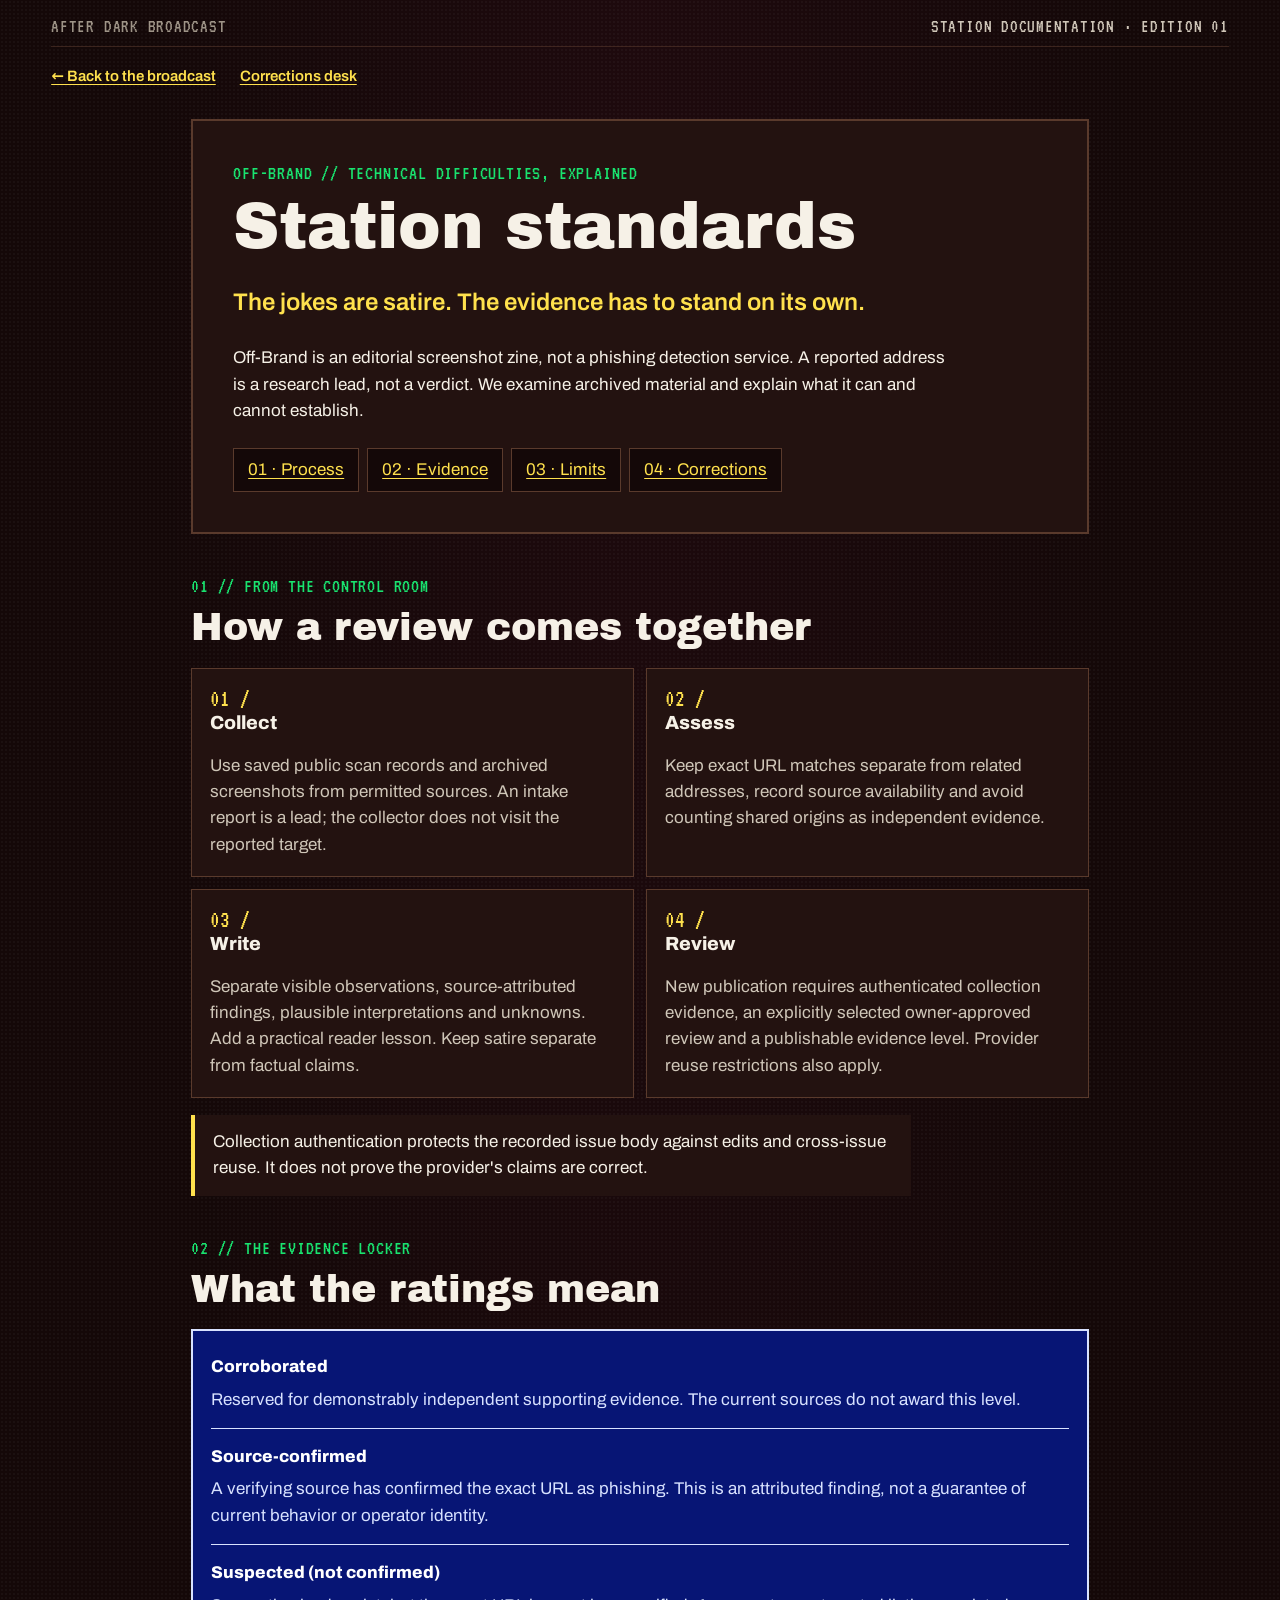
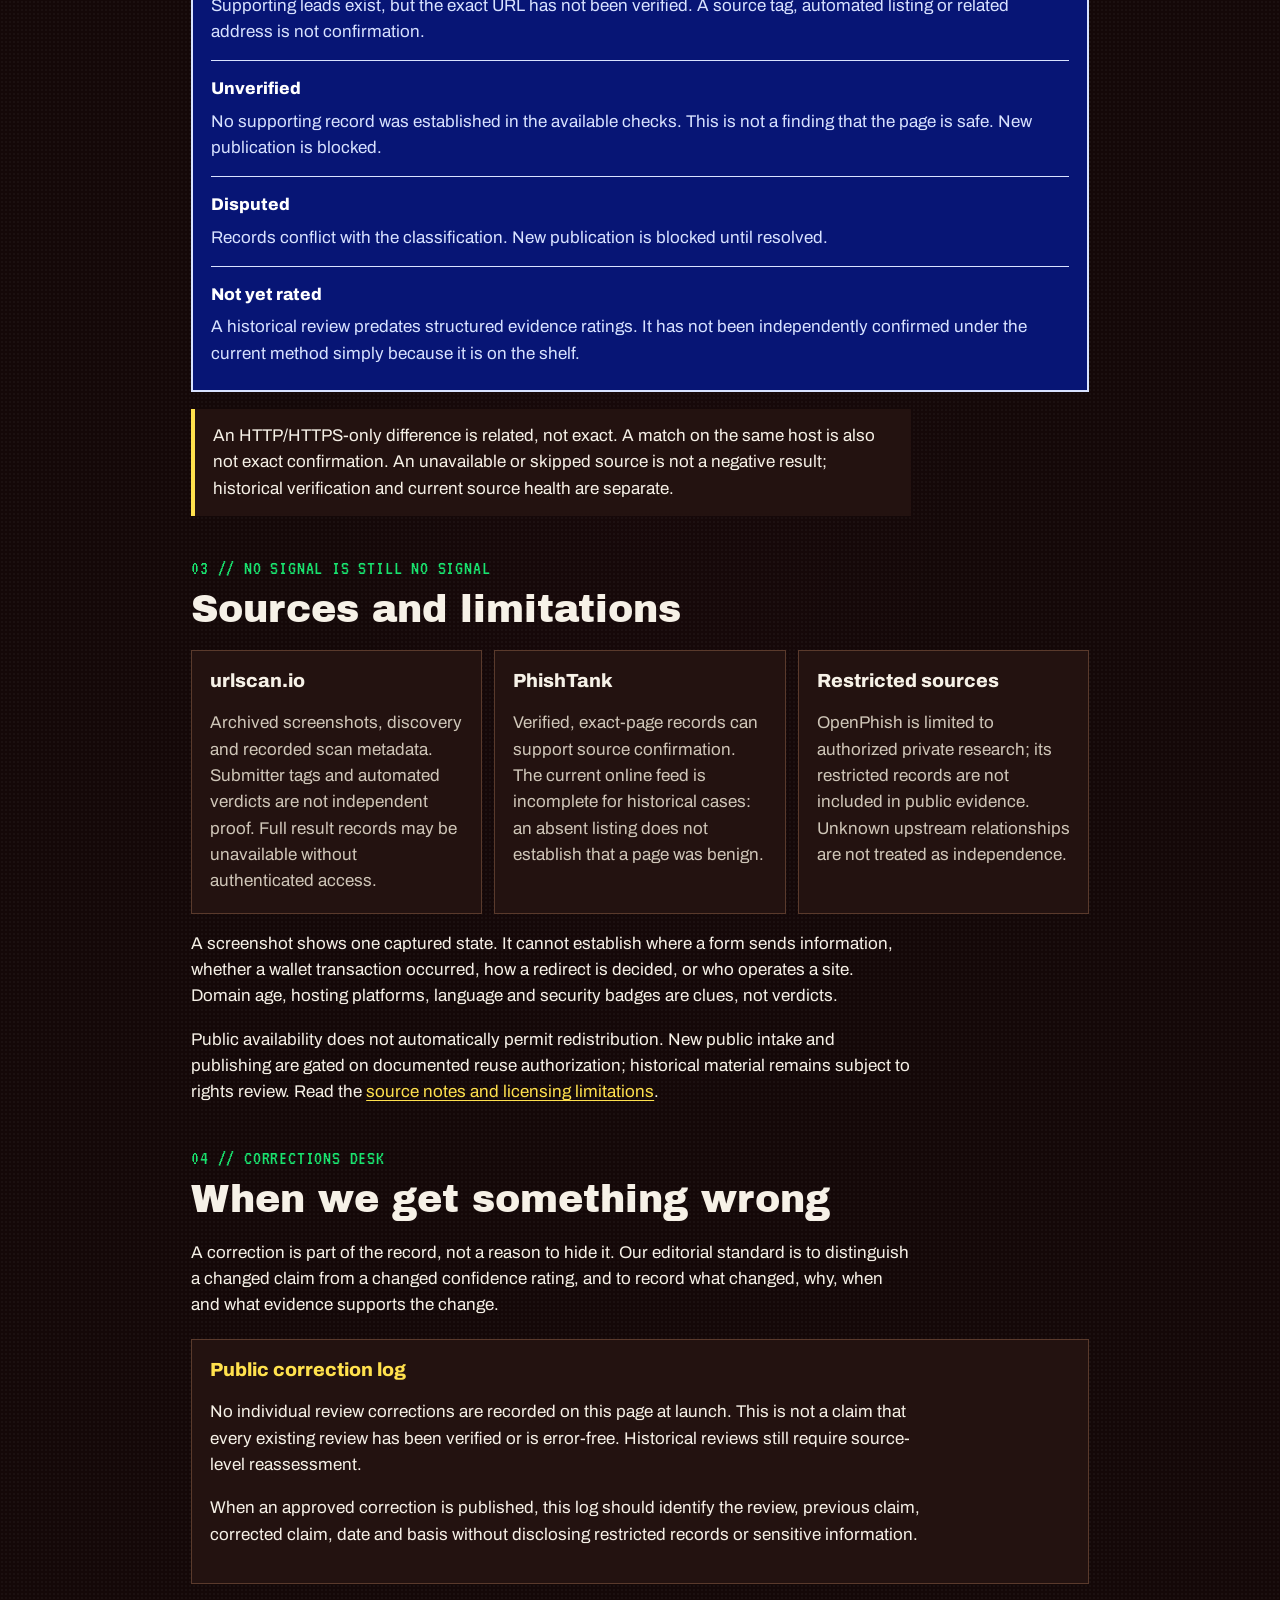
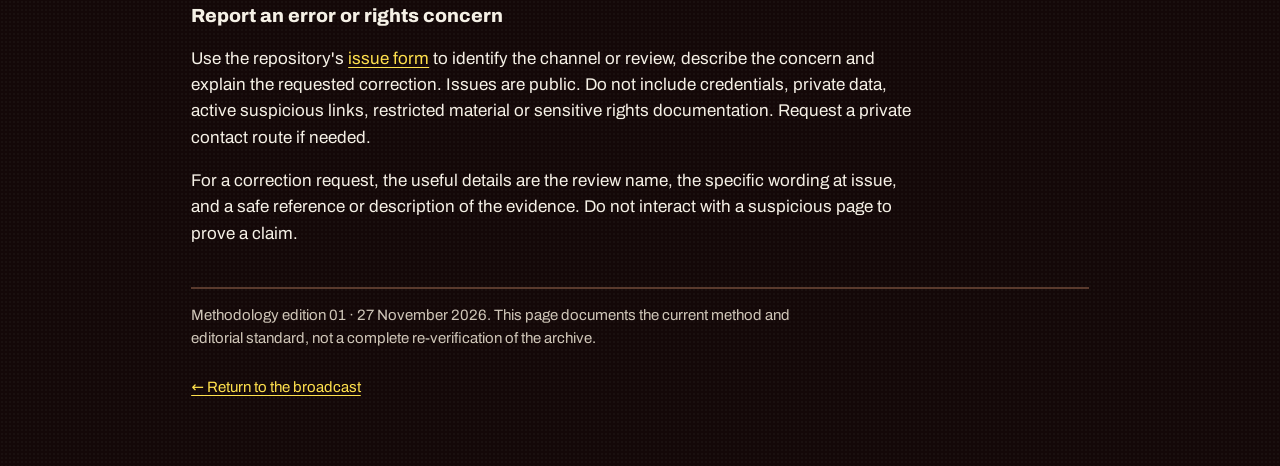
<file: site/methodology.html>
<!doctype html>
<html lang="en">
<head>
  <meta charset="utf-8" />
  <meta name="referrer" content="no-referrer" />
  <meta name="viewport" content="width=device-width, initial-scale=1, viewport-fit=cover" />
  <meta name="theme-color" content="#140808" />
  <meta http-equiv="Content-Security-Policy" content="default-src 'self'; script-src 'none'; style-src 'self'; font-src 'self'; img-src 'self'; object-src 'none'; base-uri 'none'; form-action 'none';" />
  <title>OFF-BRAND // Station Standards &amp; Corrections</title>
  <meta name="description" content="How Off-Brand collects and reviews archived specimens, handles uncertainty, and corrects editorial errors." />
  <link rel="icon" href="favicon.svg" type="image/svg+xml" />
  <link rel="stylesheet" href="styles.css?v=__BUILD__" />
  <link rel="stylesheet" href="methodology.css?v=__BUILD__" />
</head>
<body>
  <a class="skip" href="#standards">Skip to station standards</a>
  <header class="masthead">
    <div class="masthead-top">
      <span class="station-id">AFTER DARK BROADCAST</span>
      <span>STATION DOCUMENTATION · EDITION 01</span>
    </div>
    <nav class="station-links" aria-label="Station navigation">
      <a href="index.html">← Back to the broadcast</a>
      <a href="#corrections">Corrections desk</a>
    </nav>
  </header>
  <main id="standards" class="standards">
    <header class="standards-hero">
      <span class="standards-kicker">OFF-BRAND // TECHNICAL DIFFICULTIES, EXPLAINED</span>
      <h1>Station standards</h1>
      <p class="standards-lead">The jokes are satire. The evidence has to stand on its own.</p>
      <p>Off-Brand is an editorial screenshot zine, not a phishing detection service. A reported address is a research lead, not a verdict. We examine archived material and explain what it can and cannot establish.</p>
      <nav class="standards-nav" aria-label="On this page">
        <a href="#process">01 · Process</a>
        <a href="#confidence">02 · Evidence</a>
        <a href="#limits">03 · Limits</a>
        <a href="#corrections">04 · Corrections</a>
      </nav>
    </header>

    <section id="process" class="standards-section" aria-labelledby="process-title">
      <span class="standards-kicker">01 // FROM THE CONTROL ROOM</span>
      <h2 id="process-title">How a review comes together</h2>
      <ol class="standards-steps">
        <li><h3>Collect</h3><p>Use saved public scan records and archived screenshots from permitted sources. An intake report is a lead; the collector does not visit the reported target.</p></li>
        <li><h3>Assess</h3><p>Keep exact URL matches separate from related addresses, record source availability and avoid counting shared origins as independent evidence.</p></li>
        <li><h3>Write</h3><p>Separate visible observations, source-attributed findings, plausible interpretations and unknowns. Add a practical reader lesson. Keep satire separate from factual claims.</p></li>
        <li><h3>Review</h3><p>New publication requires authenticated collection evidence, an explicitly selected owner-approved review and a publishable evidence level. Provider reuse restrictions also apply.</p></li>
      </ol>
      <p class="standards-note">Collection authentication protects the recorded issue body against edits and cross-issue reuse. It does not prove the provider's claims are correct.</p>
    </section>

    <section id="confidence" class="standards-section" aria-labelledby="confidence-title">
      <span class="standards-kicker">02 // THE EVIDENCE LOCKER</span>
      <h2 id="confidence-title">What the ratings mean</h2>
      <dl class="standards-levels">
        <div><dt>Corroborated</dt><dd>Reserved for demonstrably independent supporting evidence. The current sources do not award this level.</dd></div>
        <div><dt>Source-confirmed</dt><dd>A verifying source has confirmed the exact URL as phishing. This is an attributed finding, not a guarantee of current behavior or operator identity.</dd></div>
        <div><dt>Suspected (not confirmed)</dt><dd>Supporting leads exist, but the exact URL has not been verified. A source tag, automated listing or related address is not confirmation.</dd></div>
        <div><dt>Unverified</dt><dd>No supporting record was established in the available checks. This is not a finding that the page is safe. New publication is blocked.</dd></div>
        <div><dt>Disputed</dt><dd>Records conflict with the classification. New publication is blocked until resolved.</dd></div>
        <div><dt>Not yet rated</dt><dd>A historical review predates structured evidence ratings. It has not been independently confirmed under the current method simply because it is on the shelf.</dd></div>
      </dl>
      <p class="standards-note">An HTTP/HTTPS-only difference is related, not exact. A match on the same host is also not exact confirmation. An unavailable or skipped source is not a negative result; historical verification and current source health are separate.</p>
    </section>

    <section id="limits" class="standards-section" aria-labelledby="limits-title">
      <span class="standards-kicker">03 // NO SIGNAL IS STILL NO SIGNAL</span>
      <h2 id="limits-title">Sources and limitations</h2>
      <div class="standards-sources">
        <section><h3>urlscan.io</h3><p>Archived screenshots, discovery and recorded scan metadata. Submitter tags and automated verdicts are not independent proof. Full result records may be unavailable without authenticated access.</p></section>
        <section><h3>PhishTank</h3><p>Verified, exact-page records can support source confirmation. The current online feed is incomplete for historical cases: an absent listing does not establish that a page was benign.</p></section>
        <section><h3>Restricted sources</h3><p>OpenPhish is limited to authorized private research; its restricted records are not included in public evidence. Unknown upstream relationships are not treated as independence.</p></section>
      </div>
      <p>A screenshot shows one captured state. It cannot establish where a form sends information, whether a wallet transaction occurred, how a redirect is decided, or who operates a site. Domain age, hosting platforms, language and security badges are clues, not verdicts.</p>
      <p>Public availability does not automatically permit redistribution. New public intake and publishing are gated on documented reuse authorization; historical material remains subject to rights review. Read the <a href="https://github.com/GnomeMan4201/Off-Brand/blob/main/docs/SOURCES.md">source notes and licensing limitations</a>.</p>
    </section>

    <section id="corrections" class="standards-section" aria-labelledby="corrections-title">
      <span class="standards-kicker">04 // CORRECTIONS DESK</span>
      <h2 id="corrections-title">When we get something wrong</h2>
      <p>A correction is part of the record, not a reason to hide it. Our editorial standard is to distinguish a changed claim from a changed confidence rating, and to record what changed, why, when and what evidence supports the change.</p>
      <div class="standards-correction">
        <h3>Public correction log</h3>
        <p>No individual review corrections are recorded on this page at launch. This is not a claim that every existing review has been verified or is error-free. Historical reviews still require source-level reassessment.</p>
        <p>When an approved correction is published, this log should identify the review, previous claim, corrected claim, date and basis without disclosing restricted records or sensitive information.</p>
      </div>
      <h3>Report an error or rights concern</h3>
      <p>Use the repository's <a href="https://github.com/GnomeMan4201/Off-Brand/issues/new">issue form</a> to identify the channel or review, describe the concern and explain the requested correction. Issues are public. Do not include credentials, private data, active suspicious links, restricted material or sensitive rights documentation. Request a private contact route if needed.</p>
      <p>For a correction request, the useful details are the review name, the specific wording at issue, and a safe reference or description of the evidence. Do not interact with a suspicious page to prove a claim.</p>
    </section>

    <footer class="standards-foot">
      <p>Methodology edition 01 · 27 November 2026. This page documents the current method and editorial standard, not a complete re-verification of the archive.</p>
      <a href="index.html">← Return to the broadcast</a>
    </footer>
  </main>
</body>
</html>
</file>
<file: site/styles.css>
/* OFF-BRAND // After Dark
   A late-night broadcast: each specimen is a channel.
   Satire rides the chyron; facts live in the blue teletext fact file. */

@font-face { font-family: "Archivo Black"; src: url("fonts/archivo-black-latin-400-normal.woff2") format("woff2"); font-weight: 400; font-display: swap; }
@font-face { font-family: "Archivo"; src: url("fonts/archivo-latin-400-normal.woff2") format("woff2"); font-weight: 400; font-display: swap; }
@font-face { font-family: "Archivo"; src: url("fonts/archivo-latin-600-normal.woff2") format("woff2"); font-weight: 600; font-display: swap; }
@font-face { font-family: "Archivo"; src: url("fonts/archivo-latin-800-normal.woff2") format("woff2"); font-weight: 800; font-display: swap; }
@font-face { font-family: "VT323"; src: url("fonts/vt323-latin-400-normal.woff2") format("woff2"); font-weight: 400; font-display: swap; }

:root {
  --night: #140808;
  --night-2: #231210;
  --night-3: #1b0d0b;
  --bezel: #3a241b;
  --bezel-hi: #4b3024;
  --bezel-lo: #24150f;
  --bezel-edge: #5a3a2c;
  --ink: #f6f1e7;
  --dim: #cfc6b8;
  --muted: #9e9487;
  --chroma: #19e36f;
  --hot: #ff2e88;
  --tele: #0b1fa8;
  --tele-deep: #071575;
  --tele-ink: #d8e2ff;
  --yellow: #ffe14d;
  --rec: #ff3b3b;
  --display: "Archivo Black", Impact, "Arial Black", sans-serif;
  --sans: "Archivo", system-ui, -apple-system, "Segoe UI", sans-serif;
  --tty: "VT323", ui-monospace, Menlo, monospace;
  --gutter: clamp(14px, 4vw, 56px);
  --gutter-l: max(var(--gutter), env(safe-area-inset-left));
  --gutter-r: max(var(--gutter), env(safe-area-inset-right));
}

* { box-sizing: border-box; min-width: 0; }
html { scroll-padding-top: 16px; -webkit-text-size-adjust: 100%; }
body {
  margin: 0;
  background: var(--night);
  color: var(--ink);
  font: 17px/1.55 var(--sans);
  overflow-x: clip;
  background-image:
    radial-gradient(ellipse at 50% 0%, rgba(255, 46, 136, 0.045), transparent 55%),
    radial-gradient(rgba(255, 255, 255, 0.032) 1px, transparent 1px);
  background-size: 100% 100%, 4px 4px;
}
a { color: var(--yellow); text-underline-offset: 0.18em; }
a:hover { color: #fff; }
code { font-family: var(--tty); font-size: 1.15em; overflow-wrap: anywhere; }
h1, h2, h3 { margin: 0; }
button { font: inherit; cursor: pointer; touch-action: manipulation; -webkit-tap-highlight-color: transparent; }
:focus-visible { outline: 3px solid var(--yellow); outline-offset: 3px; }
[hidden] { display: none !important; }

.skip { position: absolute; left: -999px; }
.skip:focus { left: 16px; top: 16px; z-index: 30; background: var(--yellow); color: #000; padding: 10px 14px; font-weight: 800; }

/* ---------- masthead ---------- */
.masthead {
  padding: 16px var(--gutter-r) 0 var(--gutter-l);
  display: flex;
  flex-direction: column;
  gap: 8px;
}
.masthead-top {
  display: flex;
  flex-wrap: wrap;
  justify-content: space-between;
  align-items: center;
  gap: 6px 16px;
  padding-bottom: 8px;
  border-bottom: 1px solid rgba(90, 58, 44, 0.55);
  font: 19px/1.15 var(--tty);
  letter-spacing: 0.04em;
  color: var(--dim);
}
.station-id { color: var(--muted); }
.masthead-meta { display: flex; flex-wrap: wrap; align-items: center; gap: 6px 14px; }
.on-air-pill {
  display: inline-flex;
  align-items: center;
  gap: 6px;
  padding: 2px 8px;
  background: rgba(255, 59, 59, 0.12);
  border: 1px solid rgba(255, 59, 59, 0.45);
  color: var(--ink);
}
.rec { color: var(--rec); animation: blink 1.2s steps(1) infinite; }

.logo {
  font: 400 clamp(40px, 14.2vw, 218px)/0.82 var(--display);
  letter-spacing: -0.045em;
  white-space: nowrap;
  text-shadow: 0.022em 0 0 var(--hot), -0.022em 0 0 var(--chroma);
  padding-top: 0.05em;
  user-select: none;
}
.logo span { display: inline-block; transition: transform 0.18s ease; }
.logo:hover span { animation: jitter 1.8s steps(2) infinite; }
.logo span:nth-child(2) { animation-delay: -0.25s; }
.logo span:nth-child(3) { animation-delay: -0.5s; }
.logo span:nth-child(4) { animation-delay: -0.75s; }
.logo span:nth-child(5) { animation-delay: -1s; }
.logo span:nth-child(6) { animation-delay: -1.25s; }
.logo span:nth-child(7) { animation-delay: -1.5s; }
.logo span:nth-child(8) { animation-delay: -1.75s; }
.logo span:nth-child(9) { animation-delay: -2s; }

.masthead-sub {
  display: flex;
  flex-wrap: wrap;
  justify-content: space-between;
  align-items: flex-end;
  gap: 10px 24px;
  margin-top: 4px;
}
.tagline {
  margin: 0;
  font-size: clamp(18px, 2.1vw, 24px);
  line-height: 1.32;
  font-weight: 600;
  max-width: 38ch;
  color: var(--ink);
}
.stats {
  margin: 0;
  padding: 4px 10px;
  background: var(--night-3);
  border: 1px solid var(--bezel-edge);
  font: 20px/1.2 var(--tty);
  color: var(--chroma);
  min-height: 1.2em;
  letter-spacing: 0.03em;
}

/* ---------- the crawl (rotating featured bits) ---------- */
.crawl-bar {
  margin-top: 16px;
  display: flex;
  align-items: stretch;
  background: var(--yellow);
  color: var(--night);
  border-block: 3px solid #090303;
  box-shadow: 0 4px 18px rgba(0, 0, 0, 0.35);
  overflow: hidden;
}
.crawl-label {
  flex: none;
  display: flex;
  align-items: center;
  background: var(--hot);
  color: var(--night);
  font: 14px/1 var(--display);
  letter-spacing: 0.04em;
  padding: 0 14px;
  z-index: 1;
}
.crawl-window { flex: 1; overflow: hidden; }
.crawl {
  display: flex;
  width: max-content;
  padding: 9px 0;
  font-weight: 800;
  font-size: 15px;
  line-height: 1.25;
  white-space: nowrap;
  animation: crawl 85s linear infinite;
}
.crawl span { padding: 0 26px; }
.crawl-bar.paused .crawl { animation-play-state: paused; }
.crawl-toggle {
  flex: none;
  min-height: 44px;
  min-width: 68px;
  border: 0;
  border-left: 3px solid #090303;
  background: var(--yellow);
  color: var(--night);
  font-weight: 800;
  font-size: 14px;
  padding: 0 14px;
  transition: background-color 0.15s ease, color 0.15s ease;
}
.crawl-toggle:hover { background: #fff; }
.crawl-bar.paused .crawl-toggle { background: var(--night); color: var(--yellow); }

/* ---------- layout ---------- */
.tv-layout {
  display: flex;
  flex-wrap: wrap;
  gap: 28px 32px;
  padding: 24px var(--gutter-r) 44px var(--gutter-l);
  align-items: flex-start;
}
.broadcast { flex: 999 1 600px; display: flex; flex-direction: column; gap: 16px; }
.lineup { flex: 1 1 320px; display: flex; flex-direction: column; gap: 12px; }

/* ---------- the set ---------- */
.bezel {
  background: linear-gradient(165deg, var(--bezel-hi) 0%, var(--bezel) 48%, var(--bezel-lo) 100%);
  padding: 10px clamp(10px, 1.5vw, 18px) clamp(12px, 1.8vw, 20px);
  border-radius: 26px;
  border: 2px solid var(--bezel-edge);
  box-shadow:
    inset 0 2px 0 rgba(255, 255, 255, 0.08),
    inset 0 -3px 8px rgba(0, 0, 0, 0.55),
    0 20px 0 -10px #090303,
    0 28px 44px -12px rgba(0, 0, 0, 0.78);
}
.bezel-plate {
  display: flex;
  justify-content: space-between;
  align-items: center;
  padding: 0 6px 8px;
  font: 15px/1 var(--tty);
  letter-spacing: 0.1em;
  color: rgba(246, 241, 231, 0.58);
}
.bezel-leds { display: inline-flex; align-items: center; gap: 6px; }
.led {
  width: 8px;
  height: 8px;
  border-radius: 50%;
  display: inline-block;
  border: 1px solid rgba(0, 0, 0, 0.6);
}
.led-pwr { background: var(--chroma); box-shadow: 0 0 6px rgba(25, 227, 111, 0.85); }
.led-sig { background: var(--chroma); box-shadow: 0 0 6px rgba(25, 227, 111, 0.7); transition: background-color 0.2s, box-shadow 0.2s; }
.bezel.is-tuning .led-sig { background: var(--yellow); box-shadow: 0 0 8px rgba(255, 225, 77, 0.9); }
.bezel.is-break .led-sig { background: var(--hot); box-shadow: 0 0 8px rgba(255, 46, 136, 0.9); }
.led-label { font-size: 13px; margin-right: 4px; }

.screen {
  position: relative;
  overflow: hidden;
  border-radius: 16px;
  background: #050505;
  border: 3px solid #090303;
  box-shadow: inset 0 0 0 1px rgba(255, 255, 255, 0.06);
}
.screen:focus-visible { outline-offset: 6px; }
.program { position: relative; }
.shot-area {
  position: relative;
  width: 100%;
  aspect-ratio: 16 / 10;
  min-height: 220px;
  background: radial-gradient(ellipse at 50% 45%, #24211d, #090807 78%);
}
.shot-area a { position: relative; display: block; height: 100%; }
/* Restrained CRT glass corner sheen. It sits on the screenshot link only, so it
   never tints the chyron, the stamp, the static card or a commercial. */
.shot-area > a::after {
  content: "";
  position: absolute;
  inset: 0;
  pointer-events: none;
  background:
    radial-gradient(120% 80% at 14% 8%, rgba(255, 255, 255, 0.055), transparent 46%),
    radial-gradient(ellipse at center, transparent 62%, rgba(0, 0, 0, 0.34) 100%);
}
.shot-area img { display: block; width: 100%; height: 100%; object-fit: cover; object-position: top center; }
.shot-missing {
  position: absolute;
  inset: 0;
  display: flex;
  flex-direction: column;
  align-items: center;
  justify-content: center;
  gap: 8px;
  padding: 52px 20px;
  text-align: center;
}
.shot-missing strong { font: 400 clamp(24px, 4.8vw, 58px)/0.95 var(--display); max-width: 18ch; text-wrap: balance; }
.shot-missing span { font: 19px var(--tty); color: var(--dim); max-width: 100%; overflow-wrap: anywhere; }

/* Broadcast bugs with dark translucent backing for guaranteed contrast on bright screenshots */
.ch-bug {
  position: absolute;
  left: 14px;
  top: 12px;
  padding: 2px 10px;
  background: rgba(10, 5, 5, 0.78);
  border: 1px solid rgba(25, 227, 111, 0.35);
  border-radius: 4px;
  font: clamp(26px, 3.8vw, 48px)/1 var(--tty);
  color: var(--chroma);
  text-shadow: 0 2px 0 #000;
  pointer-events: none;
  z-index: 2;
}
.station-bug {
  position: absolute;
  right: 14px;
  top: 12px;
  padding: 4px 9px;
  background: rgba(10, 5, 5, 0.78);
  border: 1px solid rgba(246, 241, 231, 0.16);
  border-radius: 4px;
  font: 12px/1 var(--display);
  letter-spacing: 0.04em;
  color: var(--ink);
  pointer-events: none;
  z-index: 2;
}
.stamp {
  position: absolute;
  right: 4%;
  top: 18%;
  max-width: 84%;
  border: 3px solid var(--rec);
  color: var(--rec);
  background: rgba(8, 4, 4, 0.82);
  padding: 4px 10px;
  font: clamp(12px, 1.5vw, 19px)/1.15 var(--display);
  overflow-wrap: anywhere;
  text-transform: uppercase;
  transform: rotate(-7deg);
  animation: stamp 0.45s ease-out both;
  pointer-events: none;
  z-index: 2;
  box-shadow: 0 4px 12px rgba(0, 0, 0, 0.5);
}
.chyron {
  position: relative;
  z-index: 1;
  display: flex;
  align-items: stretch;
  border-top: 2px solid #050505;
  box-shadow: 0 -4px 18px rgba(0, 0, 0, 0.45);
  animation: chyron 0.45s cubic-bezier(0.2, 0.9, 0.2, 1) both;
}
.chyron-tag {
  flex: none;
  display: flex;
  flex-direction: column;
  justify-content: center;
  background: var(--chroma);
  color: #050505;
  font: 13px/1.1 var(--display);
  padding: 9px 12px;
  letter-spacing: 0.03em;
}
.chyron-tag small { font: 700 11px var(--sans); text-transform: uppercase; letter-spacing: 0.06em; opacity: 0.85; }
.chyron p {
  margin: 0;
  flex: 1;
  background: var(--ink);
  color: var(--night);
  padding: 9px 15px;
  font-weight: 800;
  font-size: clamp(14px, 1.55vw, 18px);
  line-height: 1.32;
}
/* Subtle static scanlines over screenshot */
.shot-area::after {
  content: "";
  position: absolute;
  inset: 0;
  pointer-events: none;
  background-image: repeating-linear-gradient(0deg, rgba(0, 0, 0, 0.14) 0 1px, transparent 1px 4px);
}

@media (min-width: 700px) {
  .chyron { position: absolute; left: 0; right: 7%; bottom: 14px; border-top: 0; }
}

/* interstitials */
.interstitial { position: absolute; inset: 0; z-index: 3; }
.static {
  position: absolute;
  inset: 0;
  display: flex;
  align-items: center;
  justify-content: center;
  background:
    repeating-radial-gradient(circle at 31% 42%, #eee 0 1px, #111 1px 3px),
    repeating-radial-gradient(circle at 70% 60%, #999 0 1px, transparent 1px 4px);
  animation: noise 0.18s steps(3) infinite;
}
.static div {
  background: rgba(5, 5, 5, 0.92);
  border: 2px solid var(--bezel-edge);
  padding: 14px 26px;
  font: clamp(26px, 4vw, 46px)/1.05 var(--tty);
  text-align: center;
}
.static div span { color: var(--chroma); }
.psa { position: absolute; inset: 0; display: flex; flex-direction: column; background: var(--ink); color: var(--night); overflow: auto; }
.bars { display: grid; grid-template-columns: repeat(7, minmax(0, 1fr)); flex: none; height: 18%; min-height: 30px; }
.bars span:nth-child(1) { background: #c0c0c0; } .bars span:nth-child(2) { background: #c0c000; } .bars span:nth-child(3) { background: #00c0c0; } .bars span:nth-child(4) { background: #00c000; } .bars span:nth-child(5) { background: #c000c0; } .bars span:nth-child(6) { background: #c00000; } .bars span:nth-child(7) { background: #0000c0; }
.psa-body { flex: 1; padding: clamp(14px, 3vw, 34px); display: flex; flex-direction: column; justify-content: center; gap: 8px; }
.psa-body > span { font: 21px/1.1 var(--tty); color: var(--tele); }
.psa-body strong { font: 400 clamp(24px, 3.8vw, 48px)/1 var(--display); }
.psa-body p { margin: 0; max-width: 60ch; font-size: clamp(15px, 1.55vw, 18px); }
.psa-body button { align-self: flex-start; margin-top: 6px; min-height: 44px; border: 3px solid var(--night); background: var(--night); color: var(--ink); font-weight: 800; padding: 0 18px; transition: background-color 0.15s, color 0.15s; }
.psa-body button:hover { background: var(--hot); border-color: var(--hot); color: #fff; }

/* deck */
.deck { display: flex; flex-direction: column; gap: 10px; }
.deck-transport { display: flex; flex-wrap: wrap; gap: 8px; align-items: center; }
.deck-btn {
  min-height: 46px;
  min-width: 78px;
  padding: 0 14px;
  border: 2px solid var(--ink);
  background: var(--night-3);
  color: var(--ink);
  font-weight: 800;
  font-size: 15px;
  box-shadow: 0 3px 0 #070202;
}
.deck-btn:hover:not(:disabled) { background: var(--ink); color: var(--night); }
.deck-btn:disabled { opacity: 0.45; cursor: not-allowed; }
.sound-toggle {
  min-height: 46px;
  padding: 0 14px;
  border: 2px solid var(--bezel-edge);
  background: var(--night-3);
  color: var(--ink);
  font-size: 14px;
  font-weight: 800;
}
.sound-toggle:hover { border-color: var(--dim); }
.sound-toggle[aria-pressed="true"] span { color: var(--chroma); }
.surf-btn {
  min-height: 46px;
  border: 2px solid var(--hot);
  background: var(--hot);
  color: var(--night);
  font: 16px/1 var(--display);
  padding: 0 18px;
  box-shadow: 0 3px 0 #5b092c;
}
.surf-btn:hover { background: #ff4898; }
.deck-btn, .surf-btn, .channels button, .filter-btn, .watch-btn { transition: transform 0.12s ease, background-color 0.15s ease, border-color 0.15s ease, color 0.15s ease; }
.deck-btn:active:not(:disabled), .surf-btn:active { box-shadow: none; }
.filter-btn:active, .watch-btn:active { transform: translateY(1px); box-shadow: none; }

.now-bar {
  display: flex;
  align-items: center;
  gap: 10px;
  padding: 8px 12px;
  background: #0b0505;
  border: 1px solid var(--bezel-edge);
  border-left: 4px solid var(--chroma);
}
.now-dot {
  flex: none;
  width: 8px;
  height: 8px;
  border-radius: 50%;
  background: var(--chroma);
}
.now { font: 20px/1.2 var(--tty); color: var(--dim); letter-spacing: 0.02em; }

/* address strip */
.address {
  background: var(--night-3);
  border: 2px dashed var(--bezel-edge);
  padding: 13px 16px;
}
.address-label {
  display: inline-block;
  font: 18px/1.1 var(--tty);
  letter-spacing: 0.05em;
  color: var(--dim);
}
.address-text {
  margin: 6px 0 0;
  font: clamp(19px, 2.1vw, 26px)/1.3 var(--tty);
  overflow-wrap: anywhere;
  color: var(--ink);
}
.address-text mark {
  background: var(--yellow);
  color: #050505;
  padding: 1px 5px;
  border-bottom: 3px solid var(--hot);
}
.address-note { margin: 8px 0 0; font-size: 13.5px; color: var(--yellow); font-weight: 600; }
.address-caution { margin: 8px 0 0; padding: 6px 10px; border: 2px dashed #ffb347; color: #ffd8a8; font-size: 13.5px; font-weight: 700; max-width: 66ch; }

/* ---------- WHAT TO NOTICE: the fact file ---------- */
.fact-file {
  background: linear-gradient(180deg, var(--tele) 0%, var(--tele-deep) 100%);
  color: #fff;
  padding: clamp(18px, 3vw, 32px);
  border: 2px solid rgba(255, 225, 77, 0.35);
  box-shadow: 8px 8px 0 var(--yellow);
}
.fact-head {
  display: flex;
  flex-wrap: wrap;
  justify-content: space-between;
  align-items: baseline;
  gap: 6px 16px;
  border-bottom: 3px solid var(--yellow);
  padding-bottom: 10px;
}
.fact-head h2 { font: 400 clamp(38px, 4.8vw, 60px)/0.9 var(--tty); color: var(--yellow); letter-spacing: 0.02em; }
.fact-head span { font: 20px/1.15 var(--tty); color: #9fe8ff; }
.lead-tell { margin: 16px 0 0; font-size: clamp(17px, 1.8vw, 21px); line-height: 1.52; font-weight: 600; max-width: 64ch; }

.evidence { margin-top: 16px; border-top: 1px solid rgba(255, 225, 77, 0.28); padding-top: 6px; }
.evidence summary {
  min-height: 44px;
  display: flex;
  align-items: center;
  gap: 10px;
  font: 23px/1.1 var(--tty);
  color: var(--yellow);
  cursor: pointer;
  list-style: none;
}
.evidence summary::-webkit-details-marker { display: none; }
.evidence summary::before {
  content: "+";
  display: inline-flex;
  align-items: center;
  justify-content: center;
  width: 24px;
  height: 24px;
  border: 2px solid var(--yellow);
  font-size: 20px;
  line-height: 1;
}
.evidence[open] summary::before { content: "−"; background: var(--yellow); color: var(--tele-deep); }
.evidence-list { display: flex; flex-direction: column; gap: 10px; margin-top: 8px; }
.evidence p {
  margin: 0;
  padding: 10px 14px;
  background: rgba(5, 10, 48, 0.42);
  border-left: 3px solid var(--yellow);
  max-width: 66ch;
  font-size: 16px;
  line-height: 1.52;
}

/* Evidence locker: a stamped case file inside the fact file */
.locker {
  margin-top: 18px;
  padding: 12px 14px 10px;
  border: 2px dashed rgba(255, 225, 77, 0.55);
  background: rgba(5, 10, 48, 0.38);
  --stamp: var(--yellow);
}
.locker-suspected { --stamp: #ffb347; }
.locker-unverified, .locker-legacy { --stamp: #d8e2ff; }
.locker-disputed { --stamp: #ff7ab8; }
.locker-head { display: flex; flex-wrap: wrap; align-items: center; justify-content: space-between; gap: 6px 12px; }
.locker-head h3 { margin: 0; font: 400 24px/1 var(--tty); color: #9fe8ff; letter-spacing: 0.04em; }
.locker-stamp {
  font: 400 22px/1 var(--tty);
  color: var(--stamp);
  border: 3px double var(--stamp);
  padding: 3px 10px 1px;
  transform: rotate(-2deg);
  letter-spacing: 0.06em;
  white-space: nowrap;
}
.locker-reason { margin: 10px 0 0; font-size: 15.5px; line-height: 1.5; max-width: 66ch; }
.locker-ack { margin: 8px 0 0; font-size: 14.5px; line-height: 1.45; color: #ffe9a8; max-width: 66ch; }
.locker .evidence { margin-top: 10px; }
.locker .evidence summary { font-size: 20px; }
.locker-tag {
  font: 700 11px/1 var(--sans);
  letter-spacing: 0.08em;
  color: var(--tele-deep);
  background: var(--stamp);
  padding: 2px 5px;
  vertical-align: 1px;
}
.locker-against { border-left-color: #ff7ab8 !important; }
.locker-link { color: var(--yellow); font-weight: 800; white-space: nowrap; }
.locker-source, .locker-limit { font-size: 14px !important; color: var(--tele-ink); }
.locker-record, .locker-source, .locker-limit { overflow-wrap: anywhere; }
.locker-dates { margin: 10px 0 0; font: 18px/1.1 var(--tty); color: #9fe8ff; }
.locker-dates span { white-space: nowrap; }

.fact-meta {
  margin-top: 18px;
  display: grid;
  grid-template-columns: repeat(auto-fit, minmax(190px, 1fr));
  gap: 10px 20px;
  border-top: 2px solid rgba(255, 225, 77, 0.4);
  padding-top: 14px;
}
.fact-meta-row { display: flex; flex-direction: column; gap: 2px; overflow-wrap: anywhere; }
.fact-meta-label {
  font: 700 11px/1.2 var(--sans);
  text-transform: uppercase;
  letter-spacing: 0.08em;
  color: #9fe8ff;
}
.fact-meta-val { font-size: 14.5px; line-height: 1.35; color: #fff; font-weight: 600; }

.fact-links { display: flex; flex-wrap: wrap; gap: 10px 16px; margin-top: 16px; }
.fact-links a {
  display: inline-flex;
  align-items: center;
  min-height: 44px;
  padding: 0 14px;
  border: 2px solid var(--yellow);
  background: rgba(255, 225, 77, 0.1);
  color: var(--yellow);
  font-weight: 800;
  font-size: 14px;
  text-decoration: none;
  transition: background-color 0.15s ease, color 0.15s ease;
}
.fact-links a:hover { background: var(--yellow); color: var(--tele-deep); }

/* ---------- lineup ---------- */
.lineup-head { display: flex; flex-wrap: wrap; justify-content: space-between; align-items: baseline; gap: 4px 12px; }
.lineup h2 { font: 400 32px/1 var(--display); }
.lineup-count { flex: none; font: 20px/1 var(--tty); color: var(--chroma); white-space: nowrap; }

.search-wrap { display: flex; flex-direction: column; gap: 5px; font-size: 13.5px; font-weight: 600; color: var(--dim); }
.search-wrap label { align-self: flex-start; }
.search-box { position: relative; display: flex; align-items: center; }
.search-wrap input {
  width: 100%;
  font: 16px var(--sans);
  min-height: 46px;
  padding: 0 44px 0 12px;
  border: 2px solid var(--ink);
  background: #0b0505;
  color: var(--ink);
  border-radius: 0;
}
.search-wrap input::placeholder { color: var(--muted); }
/* One clear control, not two: hide the browser's own search cancel button. */
.search-wrap input::-webkit-search-cancel-button { -webkit-appearance: none; appearance: none; }
.search-clear {
  position: absolute;
  right: 1px;
  min-width: 44px;
  min-height: 44px;
  border: 0;
  background: transparent;
  color: var(--dim);
  font-size: 22px;
  line-height: 1;
}
.search-clear:hover { color: var(--yellow); }

.filter-group { display: flex; flex-wrap: wrap; gap: 6px; }
.filter-btn {
  min-height: 44px;
  padding: 0 12px;
  font-weight: 700;
  font-size: 13.5px;
  border: 2px solid var(--bezel-edge);
  background: var(--night-3);
  color: var(--ink);
}
.filter-btn:hover { border-color: var(--ink); }
.filter-btn[aria-pressed="true"] { background: var(--ink); border-color: var(--ink); color: var(--night); }

.channels { list-style: none; margin: 0; padding: 0; display: flex; flex-direction: column; gap: 5px; }
@media (min-width: 960px) {
  .channels {
    max-height: 700px;
    overflow-y: auto;
    padding-right: 4px;
    scrollbar-width: thin;
    scrollbar-color: var(--bezel-edge) transparent;
  }
}
.channels button {
  width: 100%;
  display: flex;
  gap: 12px;
  align-items: center;
  min-height: 58px;
  padding: 8px 12px;
  border: 1px solid rgba(90, 58, 44, 0.38);
  background: var(--night-2);
  color: var(--ink);
  text-align: left;
}
.channels button:hover { transform: translateX(3px); border-color: var(--dim); }
.channels button[aria-current="true"] {
  background: var(--chroma);
  border-color: var(--chroma);
  color: #050505;
  font-weight: 600;
}
.ch-num { font: 32px/1 var(--tty); width: 46px; flex: none; }
.ch-text { display: flex; flex-direction: column; gap: 2px; flex: 1; }
.ch-text strong { font-size: 15.5px; line-height: 1.22; }
.ch-text span { font-size: 12.5px; opacity: 0.78; }
.channels button[aria-current="true"] .ch-text span { opacity: 0.9; font-weight: 700; }
.empty { margin: 4px 0 0; padding: 14px; border: 1px dashed var(--bezel-edge); color: var(--dim); font-size: 15px; }

/* ---------- held back ---------- */
.held { padding: 0 var(--gutter-r) 40px var(--gutter-l); }
.held-inner {
  background: var(--ink);
  color: var(--night);
  padding: clamp(20px, 3vw, 34px);
  display: flex;
  flex-wrap: wrap;
  gap: 20px 44px;
  border-top: 6px solid var(--hot);
}
.held-intro { flex: 1 1 260px; }
.held-kicker { font: 20px/1.1 var(--tty); color: var(--hot); background: var(--night); display: inline-block; padding: 2px 8px; }
.held h2 { margin: 10px 0 8px; font: 400 clamp(28px, 3.8vw, 44px)/1 var(--display); }
.held p { margin: 0; max-width: 44ch; }
.rejected-list { flex: 2 1 420px; margin: 0; padding: 0; list-style: none; display: flex; flex-direction: column; gap: 16px; }
.rejected-list li { border-left: 6px solid var(--hot); padding: 2px 0 2px 14px; }
.rejected-list strong { overflow-wrap: anywhere; font-size: 16px; }
.rejected-list p { margin: 4px 0 6px; max-width: none; font-size: 15.5px; line-height: 1.48; }
.rejected-list a { color: var(--tele); font-weight: 800; display: inline-flex; align-items: center; min-height: 36px; }

/* ---------- field guide ---------- */
.safety { padding: 0 var(--gutter-r) 48px var(--gutter-l); }
.safety-head { margin-bottom: 16px; }
.safety-kicker { display: block; font: 19px/1.1 var(--tty); color: var(--chroma); letter-spacing: 0.06em; margin-bottom: 4px; }
.safety h2 { font: 400 clamp(28px, 3.8vw, 44px)/1.05 var(--display); }
.guide-grid {
  display: grid;
  grid-template-columns: repeat(auto-fit, minmax(230px, 1fr));
  gap: 2px;
  background: var(--bezel-edge);
  border: 2px solid var(--bezel-edge);
}
.guide-grid section { background: var(--night-3); padding: 20px; display: flex; flex-direction: column; gap: 6px; }
.guide-num { font: 22px/1 var(--tty); color: var(--muted); }
.guide-grid h3 { color: var(--chroma); font-size: 18px; line-height: 1.25; }
.guide-grid p { margin: 0; font-size: 15.5px; line-height: 1.5; color: var(--dim); }

.footer {
  padding: 24px var(--gutter-r) max(40px, env(safe-area-inset-bottom)) var(--gutter-l);
  border-top: 2px solid var(--bezel-edge);
  display: flex;
  flex-wrap: wrap;
  gap: 10px 30px;
  align-items: baseline;
  color: var(--dim);
}
.footer strong { font: 400 24px var(--display); color: var(--ink); }
.footer p { margin: 0; flex: 1 1 320px; max-width: 70ch; font-size: 15px; }
.footer a { display: inline-flex; align-items: center; min-height: 44px; font-weight: 700; }

/* ---------- commercial breaks ---------- */
.sr-only { position: absolute; width: 1px; height: 1px; overflow: hidden; clip: rect(0 0 0 0); white-space: nowrap; }
.station-pref { display: flex; flex-direction: column; gap: 4px; font-size: 13px; color: var(--dim); padding: 10px 12px; background: var(--night-3); border: 1px solid var(--bezel-edge); }
.pref-btn { align-self: flex-start; min-height: 44px; padding: 0 14px; border: 2px solid var(--chroma); background: transparent; color: var(--ink); font-weight: 800; font-size: 14px; }
.pref-btn span { color: var(--chroma); }
.pref-btn[aria-pressed="false"] { border-color: var(--bezel-edge); }
.pref-btn[aria-pressed="false"] span { color: var(--dim); }

.bumper { position: absolute; inset: 0; display: flex; flex-direction: column; align-items: center; justify-content: center; gap: clamp(6px, 1.4vw, 14px); padding: 18px; text-align: center; background: #0b0b0a; }
.bumper.noisy::before { content: ""; position: absolute; inset: 0; opacity: 0.18; background: repeating-radial-gradient(circle at 31% 42%, #eee 0 1px, #111 1px 3px); animation: noise 0.18s steps(3) infinite; }
.bumper > * { position: relative; }
.bumper-kicker { font: clamp(14px, 1.8vw, 20px)/1 var(--tty); letter-spacing: 0.36em; padding-left: 0.36em; color: var(--dim); }
.bumper strong { font: 400 clamp(28px, 5.6vw, 72px)/0.92 var(--display); }
.bumper p { margin: 0; max-width: 34ch; font-weight: 600; font-size: clamp(14px, 1.75vw, 19px); color: var(--yellow); text-wrap: balance; }
.bumper .bars { width: min(260px, 70%); height: 14px; min-height: 0; flex: none; }
.bumper-foot { font: clamp(14px, 1.6vw, 18px)/1 var(--tty); color: var(--dim); }
.bumper-actions { display: flex; flex-wrap: wrap; justify-content: center; gap: 8px; }
.bumper-actions button { min-height: 44px; padding: 0 16px; border: 2px solid var(--ink); background: transparent; color: var(--ink); font-weight: 800; }
.bumper-actions button:first-child { background: var(--ink); color: var(--night); }

.commercial { position: absolute; inset: 0; display: flex; flex-direction: column; background: #000; }
.ad-top { flex: none; display: flex; justify-content: space-between; align-items: center; gap: 8px; padding: 4px 8px 4px 12px; background: var(--hot); color: #fff; font: 15px/1.1 var(--tty); }
.ad-top span { overflow: hidden; text-overflow: ellipsis; white-space: nowrap; }
.ad-top button { flex: none; min-height: 36px; padding: 0 10px; border: 0; background: transparent; color: #fff; font: 700 12px var(--sans); text-decoration: underline; }
.ad-stage { position: relative; flex: 1; min-height: 0; }
.ad-stage video { position: absolute; inset: 0; width: 100%; height: 100%; object-fit: contain; background: #000; }
.ad-overlay { position: absolute; inset: 0; display: flex; flex-direction: column; align-items: center; justify-content: center; gap: 10px; padding: 12px; text-align: center; background: rgba(5, 5, 5, 0.78); }
.ad-overlay strong { font: 400 clamp(20px, 3vw, 34px)/1 var(--display); }
.ad-overlay .bumper-actions button:first-child { background: var(--chroma); border-color: var(--chroma); color: #050505; }
/* Keep 44px transport targets; on narrow sets move the return control to
   a second row rather than squeezing its label or clipping the buttons. */
.ad-controls { flex: none; display: flex; flex-wrap: wrap; align-items: center; gap: 4px; padding: 4px 6px; background: #120b09; border-top: 2px solid var(--bezel-edge); }
.ad-controls button { flex: 0 0 auto; min-height: 44px; min-width: 44px; display: inline-flex; align-items: center; justify-content: center; gap: 6px; border: 0; background: transparent; color: var(--ink); font-weight: 800; font-size: 14px; }
.ad-controls button:hover { background: var(--night-2); }
.ad-controls svg { width: 22px; height: 22px; fill: none; stroke: currentColor; stroke-width: 2.2; stroke-linecap: round; stroke-linejoin: round; }
.ad-controls .skip-ad { margin-left: auto; padding: 0 12px; background: var(--yellow); color: #050505; white-space: nowrap; }
.ad-controls .skip-ad:hover { background: #fff; }
.ad-progress { flex: none; height: 4px; background: #2b1b14; }
.ad-progress span { display: block; height: 100%; width: 0; background: var(--hot); transition: width 0.2s linear; }
.commercial:fullscreen, .commercial:-webkit-full-screen { position: static; width: 100%; height: 100%; }

/* ---------- CH 00: Off-Brand Originals ---------- */
.originals { padding: 0 var(--gutter-r) 48px var(--gutter-l); }
.originals-head { display: flex; flex-wrap: wrap; align-items: flex-end; gap: 8px 24px; padding-bottom: 14px; border-bottom: 3px solid var(--hot); }
.originals-ch { font: clamp(56px, 8.5vw, 112px)/0.82 var(--tty); color: var(--hot); text-shadow: 4px 4px 0 #000; }
.originals-head h2 { font: 400 clamp(30px, 4.2vw, 52px)/1 var(--display); }
.originals-head p { margin: 6px 0 0; max-width: 52ch; color: var(--dim); }
.listings { list-style: none; margin: 0; padding: 0; }
.listing { display: grid; grid-template-columns: 112px minmax(0, 220px) minmax(0, 1fr) auto; gap: 10px 22px; align-items: center; padding: 18px 0; border-bottom: 1px solid var(--bezel-edge); }
.listing time { font: 24px/1 var(--tty); color: var(--chroma); }
.listing img { display: block; width: 100%; aspect-ratio: 16 / 9; object-fit: cover; background: #000; border: 3px solid var(--bezel); }
.listing h3 { font: 400 clamp(19px, 2.1vw, 25px)/1.12 var(--display); }
.listing .runtime { font: 19px var(--tty); color: var(--dim); }
.listing p { margin: 4px 0 0; max-width: 58ch; font-size: 15.5px; }
.watch-btn { min-height: 48px; padding: 0 18px; border: 2px solid var(--ink); background: var(--night-3); color: var(--ink); font: 15px var(--display); }
.watch-btn:hover { background: var(--ink); color: var(--night); }
.originals-off { margin: 16px 0 0; color: var(--dim); }

@media (max-width: 720px) {
  .listing { grid-template-columns: minmax(0, 1fr) minmax(0, 1.2fr); gap: 10px 14px; }
  .listing time { grid-column: 1 / -1; }
  .listing .watch-btn { grid-column: 1 / -1; justify-self: start; }
}

@media (max-width: 480px) {
  /* Retain all station metadata while getting the set on screen sooner. */
  .masthead { padding-top: 10px; gap: 6px; }
  .masthead-top { gap: 3px 12px; padding-bottom: 5px; font-size: 17px; line-height: 1.1; }
  .masthead-meta { gap: 3px 10px; }
  .on-air-pill { padding: 1px 6px; }
  .masthead-sub { margin-top: 2px; gap: 6px 16px; }
  .stats { padding: 3px 8px; font-size: 18px; line-height: 1.15; }
  .crawl-bar { margin-top: 10px; }
  .tv-layout { padding-top: 18px; }
  .ad-controls .skip-ad { flex: 1 0 auto; padding: 0 8px; font-size: 13px; }
  .deck-transport { display: grid; grid-template-columns: 1fr 1fr; }
  .surf-btn, .sound-toggle { grid-column: 1 / -1; }
  .bezel { border-radius: 20px; }
  .screen { border-radius: 12px; }
  .stamp { top: 14%; right: 4%; border-width: 2px; padding: 3px 7px; }
  .fact-file { box-shadow: 6px 6px 0 var(--yellow); }
}

/* Long defanged addresses (hxxps://brand[.]long-host[.]top/path) are single
   unbreakable tokens. Let review text wrap anywhere so no specimen can push the
   page wider than a phone screen. */
.lead-tell, .evidence p, .chyron p, .rejected-list p, .rejected-list strong, .ch-text strong { overflow-wrap: anywhere; }

/* ---------- motion ---------- */
@keyframes jitter { 0%, 100% { transform: none; } 25% { transform: translate(-2px, 1px) skewX(-4deg); } 50% { transform: translate(2px, -1px); } 75% { transform: translate(0, 2px) skewX(3deg); } }
@keyframes blink { 50% { opacity: 0; } }
@keyframes chyron { from { transform: translateX(-104%); } to { transform: none; } }
@keyframes noise { to { background-position: 37px 53px, -21px 17px; } }
@keyframes stamp { 0% { transform: scale(2.2) rotate(-14deg); opacity: 0; } 70% { transform: scale(0.95) rotate(-7deg); opacity: 1; } 100% { transform: rotate(-7deg); } }
@keyframes crawl { to { transform: translateX(-50%); } }

@media (prefers-reduced-motion: reduce) {
  *, *::before, *::after { animation: none !important; transition: none !important; }
}

/* Public station standards link; keep the broadcast controls unchanged. */
.station-nav a { display: inline-flex; align-items: center; min-height: 44px; font-size: 15px; font-weight: 600; }

/* Static standby slate, also used for unavailable and empty archives. */
.standby-card { min-height: 220px; display: flex; flex-direction: column; align-items: center; justify-content: center; gap: 10px; padding: clamp(18px, 4vw, 36px); text-align: center; background: radial-gradient(ellipse at center, #251b16, #090807 80%); color: var(--ink); overflow-wrap: anywhere; }
.standby-card p { margin: 0; max-width: 48ch; }
.standby-card .standby-kicker { font: 20px var(--tty); color: var(--chroma); }
.standby-card strong { font: clamp(23px, 4vw, 38px)/1.1 var(--display); color: var(--yellow); }
.standby-card a { display: inline-flex; align-items: center; min-height: 44px; color: var(--yellow); text-decoration: underline; }
</file>
<file: site/methodology.css>
/* Station standards: shared station palette, independent static reading layout. */
.station-links { display: flex; flex-wrap: wrap; gap: 4px 24px; font-size: 15px; }
.station-links a { display: inline-flex; align-items: center; min-height: 44px; font-weight: 600; }
.standards { max-width: 1000px; margin: 0 auto; padding: 20px var(--gutter-r) 56px var(--gutter-l); }
.standards-hero { border: 2px solid var(--bezel-edge); padding: clamp(20px, 4vw, 40px); background: var(--night-2); }
.standards-kicker { display: block; font: 20px/1.2 var(--tty); color: var(--chroma); letter-spacing: .04em; margin-bottom: 8px; }
.standards h1 { font: 400 clamp(34px, 6vw, 64px)/1.05 var(--display); overflow-wrap: anywhere; }
.standards-lead { color: var(--yellow); font-size: clamp(19px, 3vw, 24px); font-weight: 600; }
.standards p { max-width: 72ch; }
.standards-nav { display: flex; flex-wrap: wrap; gap: 8px; margin-top: 24px; }
.standards-nav a { display: inline-flex; align-items: center; min-height: 44px; padding: 6px 14px; border: 1px solid var(--bezel-edge); background: var(--night); }
.standards-section { margin-top: 40px; }
.standards h2 { font: 400 clamp(26px, 4vw, 38px)/1.15 var(--display); margin-bottom: 18px; }
.standards h3 { font-size: 19px; line-height: 1.3; }
.standards-steps { display: grid; grid-template-columns: repeat(2, minmax(0, 1fr)); gap: 12px; list-style: none; padding: 0; counter-reset: station-step; }
.standards-steps li { counter-increment: station-step; padding: 18px; background: var(--night-2); border: 1px solid var(--bezel-edge); }
.standards-steps li::before { content: "0" counter(station-step) " /"; font: 24px var(--tty); color: var(--yellow); display: block; }
.standards-steps p, .standards-sources p { margin-bottom: 0; color: var(--dim); }
.standards-levels { background: var(--tele-deep); border: 2px solid var(--tele-ink); color: var(--tele-ink); padding: 8px 18px; }
.standards-levels div { padding: 15px 0; border-bottom: 1px solid var(--tele-ink); }
.standards-levels div:last-child { border-bottom: 0; }
.standards-levels dt { font-weight: 800; color: #fff; }
.standards-levels dd { margin: 6px 0 0; }
.standards-note { padding: 14px 18px; border-left: 4px solid var(--yellow); background: var(--night-2); }
.standards-sources { display: grid; grid-template-columns: repeat(3, minmax(0, 1fr)); gap: 12px; }
.standards-sources section, .standards-correction { border: 1px solid var(--bezel-edge); padding: 18px; background: var(--night-2); }
.standards-correction { margin: 20px 0; }
.standards-correction h3 { color: var(--yellow); }
.standards-foot { border-top: 2px solid var(--bezel-edge); margin-top: 40px; color: var(--dim); font-size: 15px; }
.standards-foot a { display: inline-flex; align-items: center; min-height: 44px; }
@media (max-width: 680px) {
  .standards-steps, .standards-sources { grid-template-columns: minmax(0, 1fr); }
}
</file>
